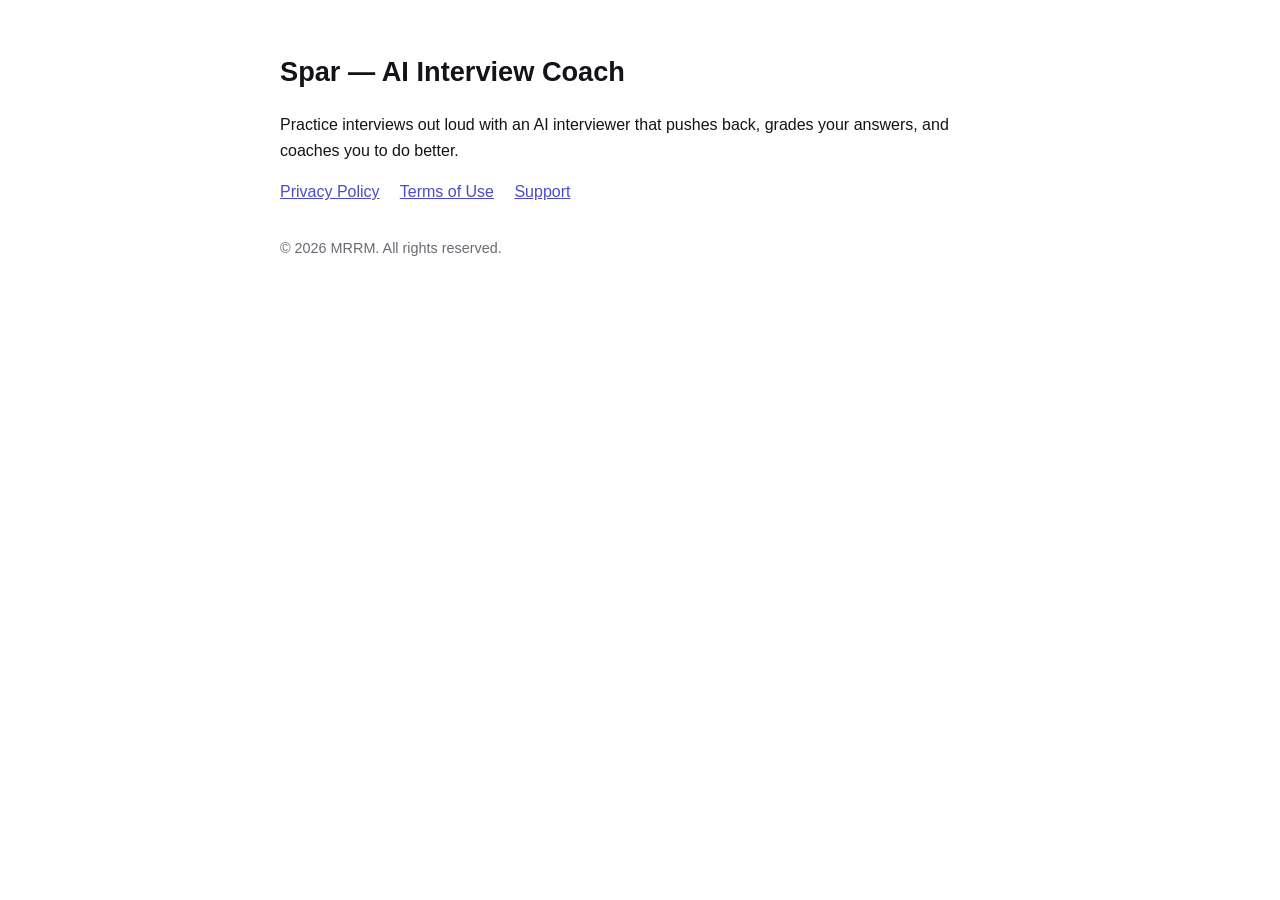
<file: index.html>
<!DOCTYPE html><html lang="en"><head><meta charset="utf-8">
<meta name="viewport" content="width=device-width, initial-scale=1">
<title>Spar — AI Interview Coach</title><link rel="stylesheet" href="style.css"></head><body>
<h1>Spar — AI Interview Coach</h1>
<p>Practice interviews out loud with an AI interviewer that pushes back, grades your answers, and coaches you to do better.</p>
<nav>
<a href="privacy.html">Privacy Policy</a>
<a href="terms.html">Terms of Use</a>
<a href="support.html">Support</a>
</nav>
<p class="muted">© 2026 MRRM. All rights reserved.</p>
</body></html>
</file>
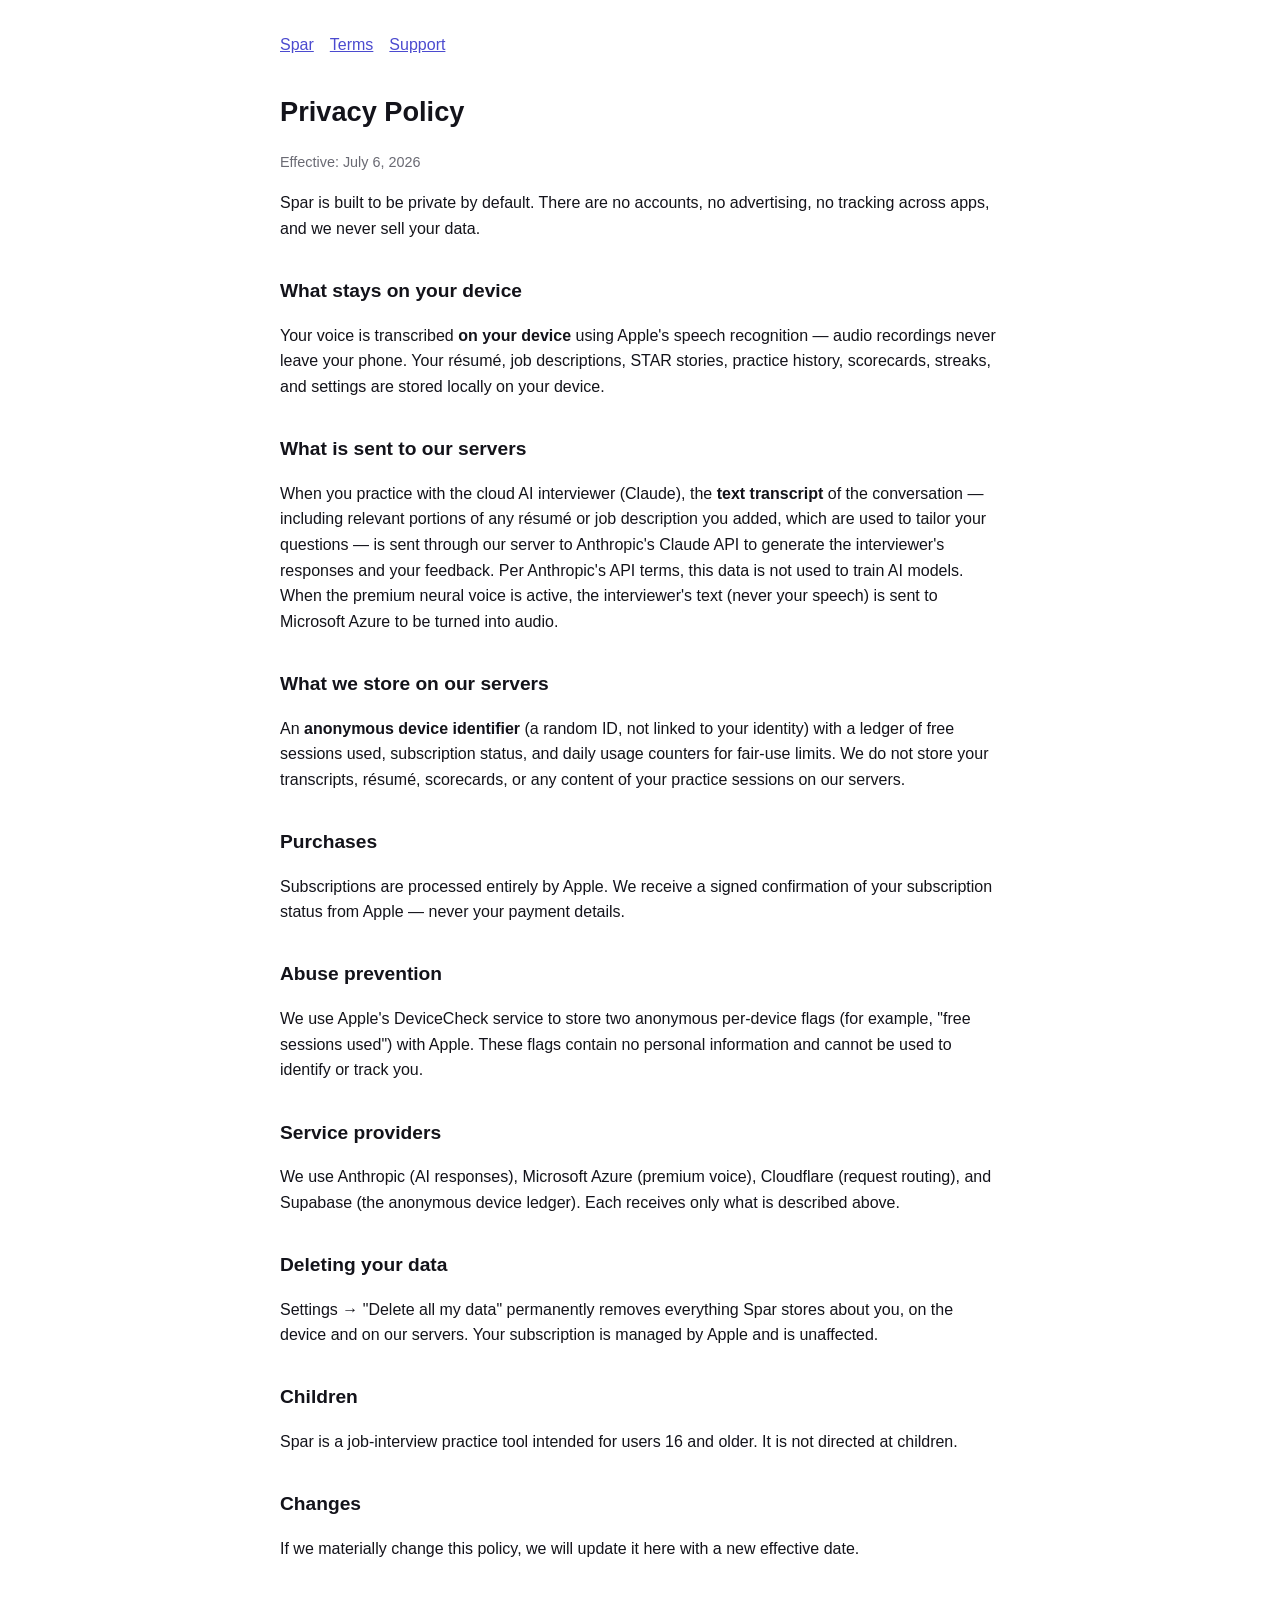
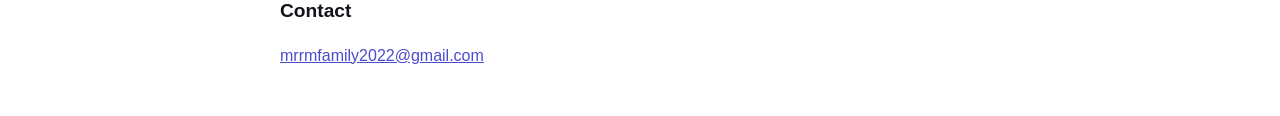
<file: privacy.html>
<!DOCTYPE html><html lang="en"><head><meta charset="utf-8">
<meta name="viewport" content="width=device-width, initial-scale=1">
<title>Privacy Policy — Spar</title><link rel="stylesheet" href="style.css"></head><body>
<nav><a href="index.html">Spar</a><a href="terms.html">Terms</a><a href="support.html">Support</a></nav>
<h1>Privacy Policy</h1>
<p class="muted">Effective: July 6, 2026</p>

<p>Spar is built to be private by default. There are no accounts, no advertising,
no tracking across apps, and we never sell your data.</p>

<h2>What stays on your device</h2>
<p>Your voice is transcribed <strong>on your device</strong> using Apple's speech
recognition — audio recordings never leave your phone. Your résumé, job
descriptions, STAR stories, practice history, scorecards, streaks, and settings
are stored locally on your device.</p>

<h2>What is sent to our servers</h2>
<p>When you practice with the cloud AI interviewer (Claude), the <strong>text
transcript</strong> of the conversation — including relevant portions of any
résumé or job description you added, which are used to tailor your questions —
is sent through our server to Anthropic's Claude API to generate the
interviewer's responses and your feedback. Per Anthropic's API terms, this data
is not used to train AI models. When the premium neural voice is active, the
interviewer's text (never your speech) is sent to Microsoft Azure to be turned
into audio.</p>

<h2>What we store on our servers</h2>
<p>An <strong>anonymous device identifier</strong> (a random ID, not linked to
your identity) with a ledger of free sessions used, subscription status, and
daily usage counters for fair-use limits. We do not store your transcripts,
résumé, scorecards, or any content of your practice sessions on our servers.</p>

<h2>Purchases</h2>
<p>Subscriptions are processed entirely by Apple. We receive a signed
confirmation of your subscription status from Apple — never your payment
details.</p>

<h2>Abuse prevention</h2>
<p>We use Apple's DeviceCheck service to store two anonymous per-device flags
(for example, "free sessions used") with Apple. These flags contain no personal
information and cannot be used to identify or track you.</p>

<h2>Service providers</h2>
<p>We use Anthropic (AI responses), Microsoft Azure (premium voice), Cloudflare
(request routing), and Supabase (the anonymous device ledger). Each receives
only what is described above.</p>

<h2>Deleting your data</h2>
<p>Settings → "Delete all my data" permanently removes everything Spar stores
about you, on the device and on our servers. Your subscription is managed by
Apple and is unaffected.</p>

<h2>Children</h2>
<p>Spar is a job-interview practice tool intended for users 16 and older. It is
not directed at children.</p>

<h2>Changes</h2>
<p>If we materially change this policy, we will update it here with a new
effective date.</p>

<h2>Contact</h2>
<p><a href="mailto:mrrmfamily2022@gmail.com">mrrmfamily2022@gmail.com</a></p>
</body></html>
</file>
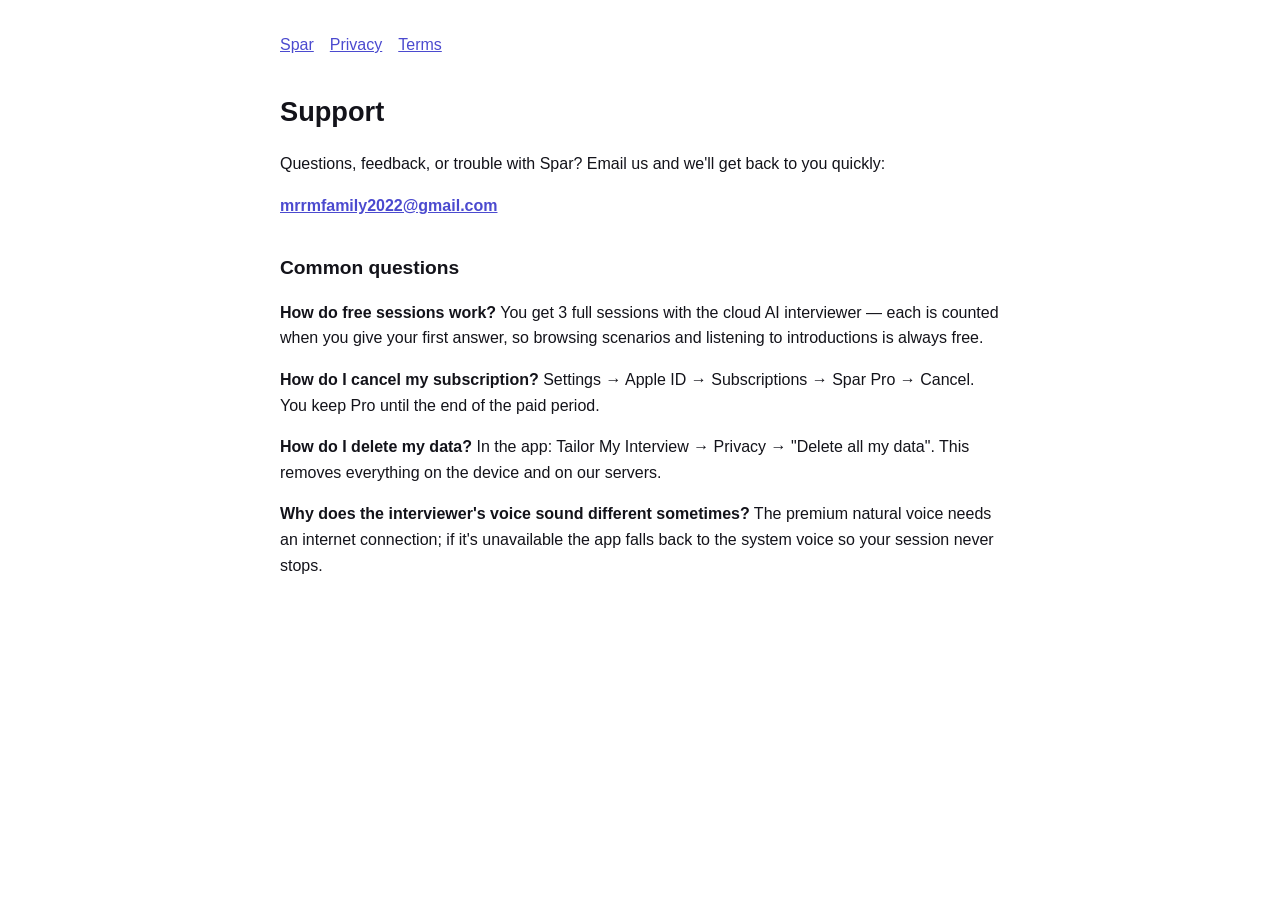
<file: support.html>
<!DOCTYPE html><html lang="en"><head><meta charset="utf-8">
<meta name="viewport" content="width=device-width, initial-scale=1">
<title>Support — Spar</title><link rel="stylesheet" href="style.css"></head><body>
<nav><a href="index.html">Spar</a><a href="privacy.html">Privacy</a><a href="terms.html">Terms</a></nav>
<h1>Support</h1>
<p>Questions, feedback, or trouble with Spar? Email us and we'll get back to
you quickly:</p>
<p><a href="mailto:mrrmfamily2022@gmail.com"><strong>mrrmfamily2022@gmail.com</strong></a></p>

<h2>Common questions</h2>
<p><strong>How do free sessions work?</strong> You get 3 full sessions with the
cloud AI interviewer — each is counted when you give your first answer, so
browsing scenarios and listening to introductions is always free.</p>
<p><strong>How do I cancel my subscription?</strong> Settings → Apple ID →
Subscriptions → Spar Pro → Cancel. You keep Pro until the end of the paid
period.</p>
<p><strong>How do I delete my data?</strong> In the app: Tailor My Interview →
Privacy → "Delete all my data". This removes everything on the device and on
our servers.</p>
<p><strong>Why does the interviewer's voice sound different sometimes?</strong>
The premium natural voice needs an internet connection; if it's unavailable
the app falls back to the system voice so your session never stops.</p>
</body></html>
</file>
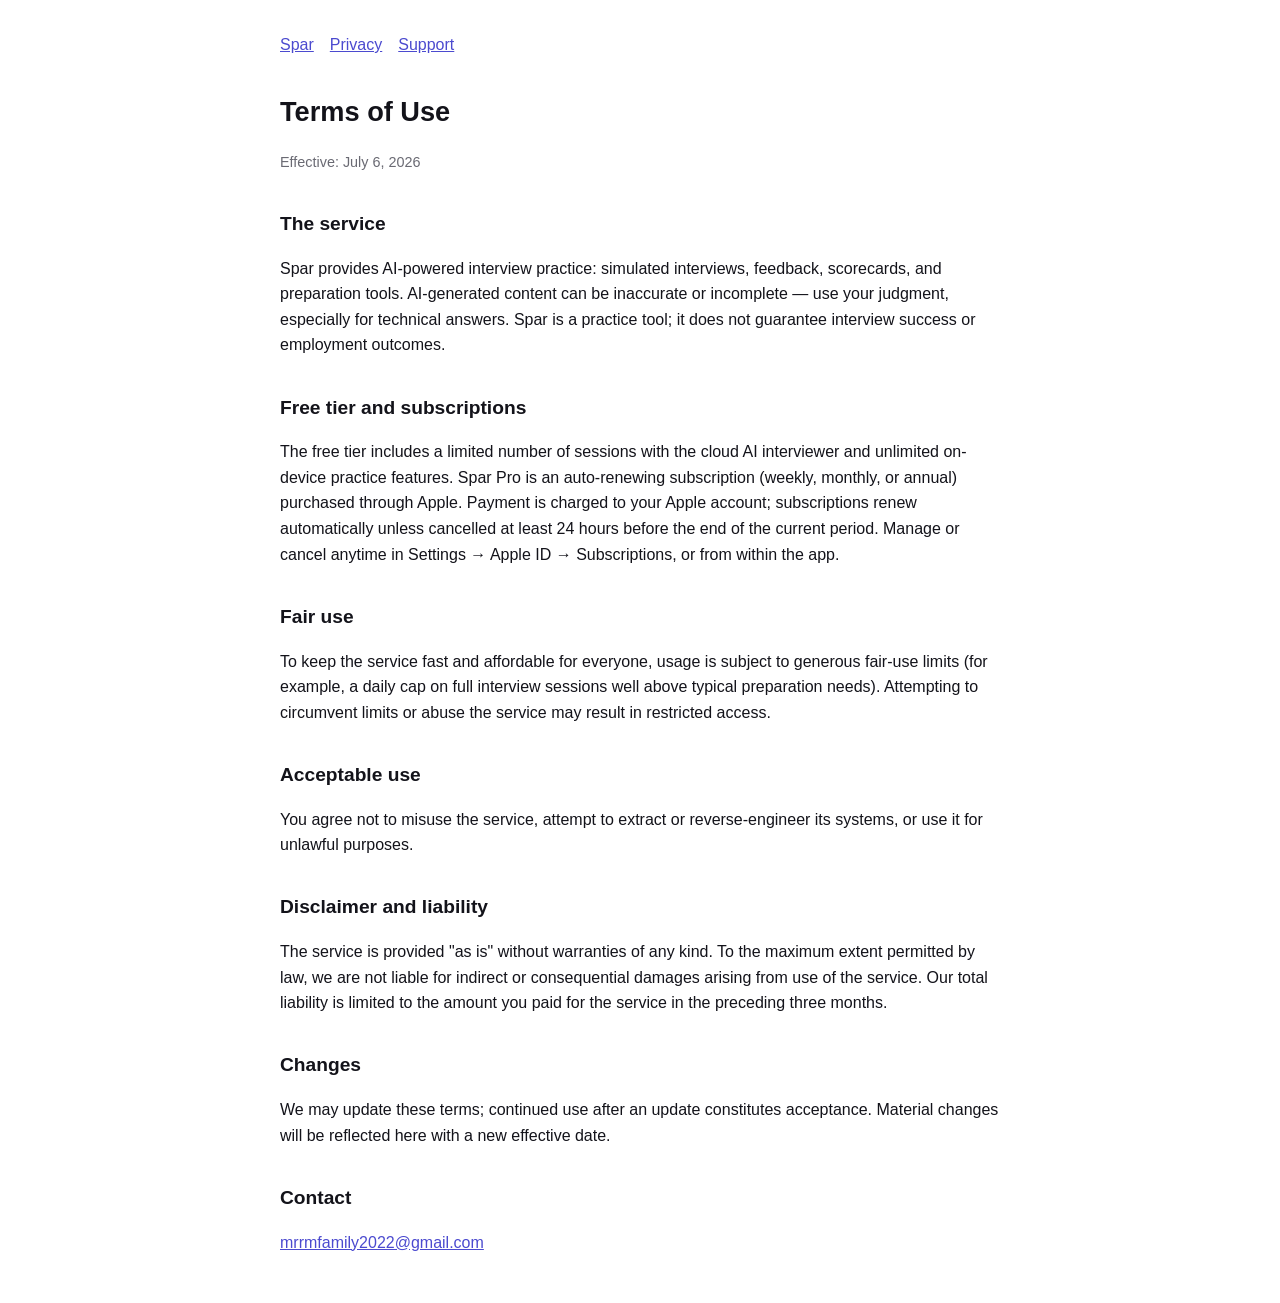
<file: terms.html>
<!DOCTYPE html><html lang="en"><head><meta charset="utf-8">
<meta name="viewport" content="width=device-width, initial-scale=1">
<title>Terms of Use — Spar</title><link rel="stylesheet" href="style.css"></head><body>
<nav><a href="index.html">Spar</a><a href="privacy.html">Privacy</a><a href="support.html">Support</a></nav>
<h1>Terms of Use</h1>
<p class="muted">Effective: July 6, 2026</p>

<h2>The service</h2>
<p>Spar provides AI-powered interview practice: simulated interviews, feedback,
scorecards, and preparation tools. AI-generated content can be inaccurate or
incomplete — use your judgment, especially for technical answers. Spar is a
practice tool; it does not guarantee interview success or employment outcomes.</p>

<h2>Free tier and subscriptions</h2>
<p>The free tier includes a limited number of sessions with the cloud AI
interviewer and unlimited on-device practice features. Spar Pro is an
auto-renewing subscription (weekly, monthly, or annual) purchased through
Apple. Payment is charged to your Apple account; subscriptions renew
automatically unless cancelled at least 24 hours before the end of the current
period. Manage or cancel anytime in Settings → Apple ID → Subscriptions, or
from within the app.</p>

<h2>Fair use</h2>
<p>To keep the service fast and affordable for everyone, usage is subject to
generous fair-use limits (for example, a daily cap on full interview sessions
well above typical preparation needs). Attempting to circumvent limits or
abuse the service may result in restricted access.</p>

<h2>Acceptable use</h2>
<p>You agree not to misuse the service, attempt to extract or reverse-engineer
its systems, or use it for unlawful purposes.</p>

<h2>Disclaimer and liability</h2>
<p>The service is provided "as is" without warranties of any kind. To the
maximum extent permitted by law, we are not liable for indirect or
consequential damages arising from use of the service. Our total liability is
limited to the amount you paid for the service in the preceding three months.</p>

<h2>Changes</h2>
<p>We may update these terms; continued use after an update constitutes
acceptance. Material changes will be reflected here with a new effective date.</p>

<h2>Contact</h2>
<p><a href="mailto:mrrmfamily2022@gmail.com">mrrmfamily2022@gmail.com</a></p>
</body></html>
</file>
<file: style.css>
body { font-family: -apple-system, BlinkMacSystemFont, "Segoe UI", Roboto, sans-serif;
  max-width: 720px; margin: 0 auto; padding: 32px 20px; color: #13131a; line-height: 1.6; }
h1 { font-size: 1.7em; } h2 { font-size: 1.2em; margin-top: 1.8em; }
a { color: #4b4acf; } .muted { color: #6a6a73; font-size: 0.9em; }
nav { margin-bottom: 2em; } nav a { margin-right: 16px; }
</file>
